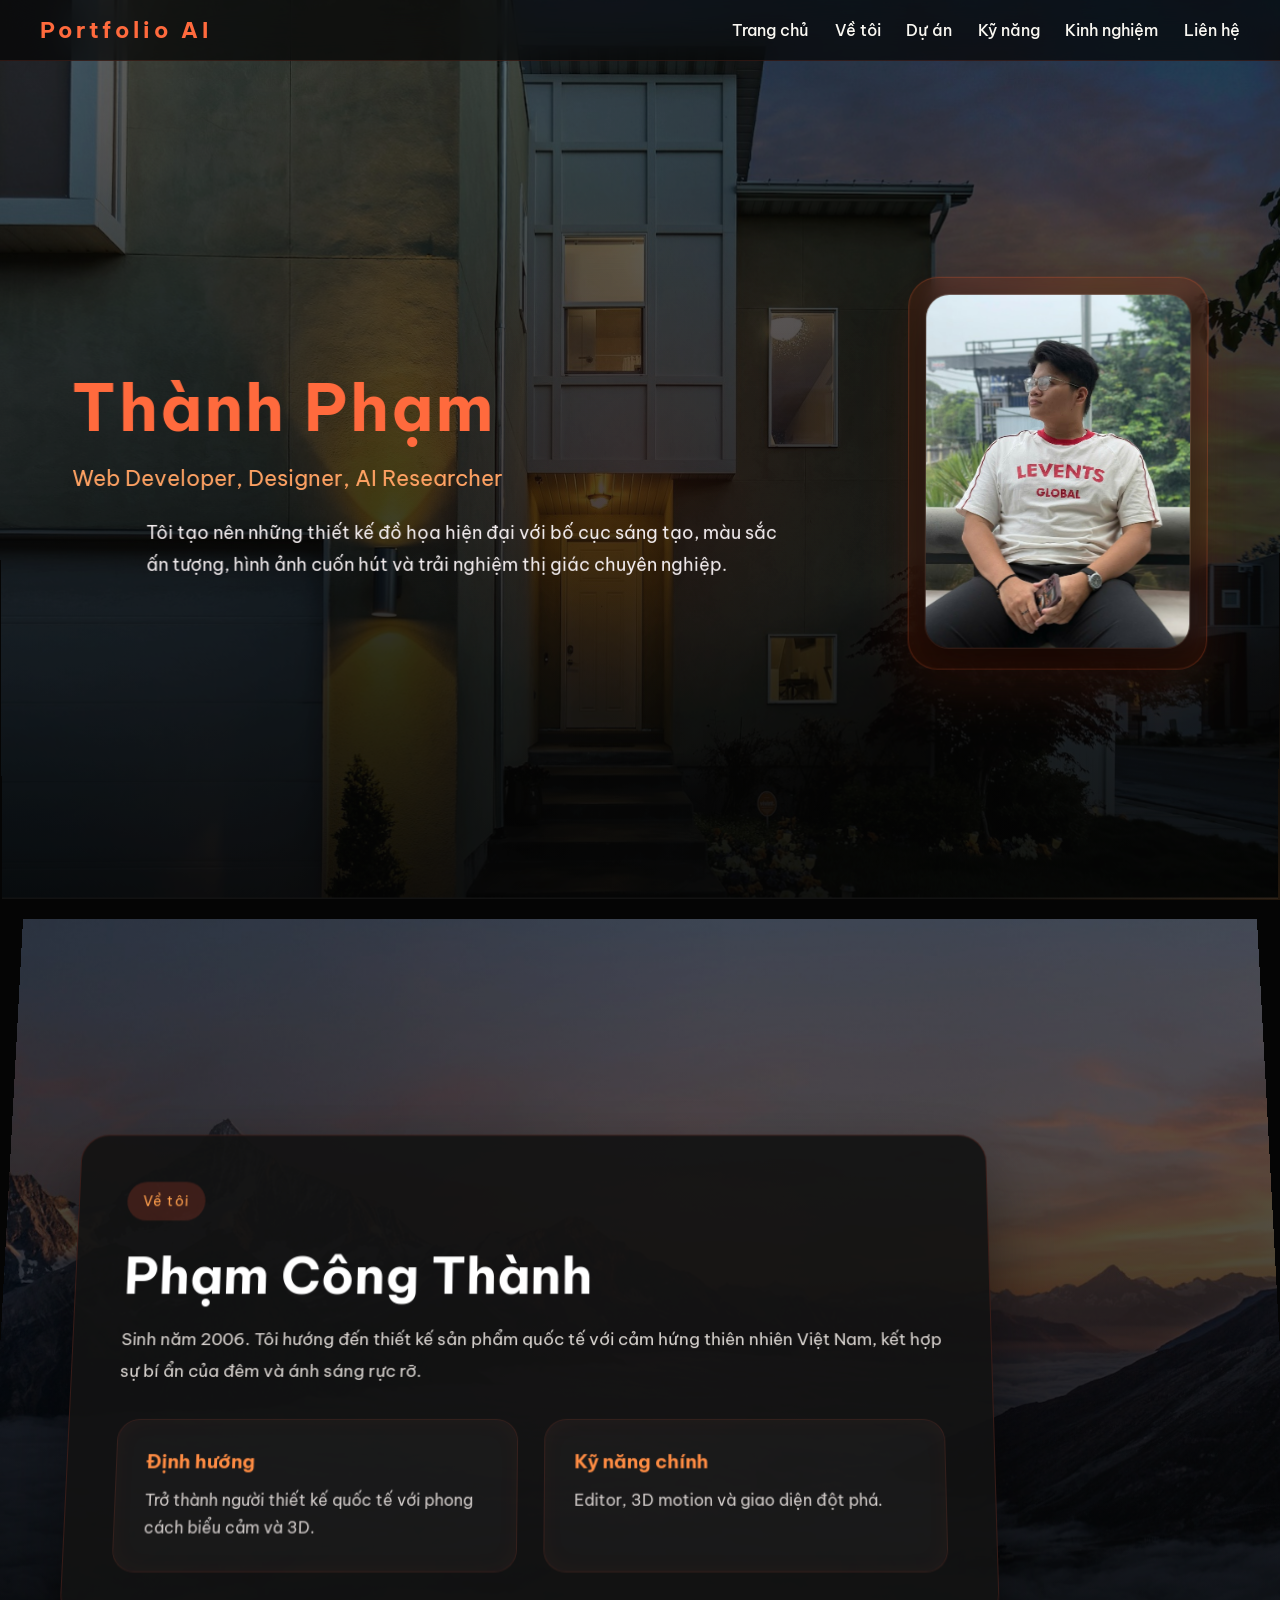
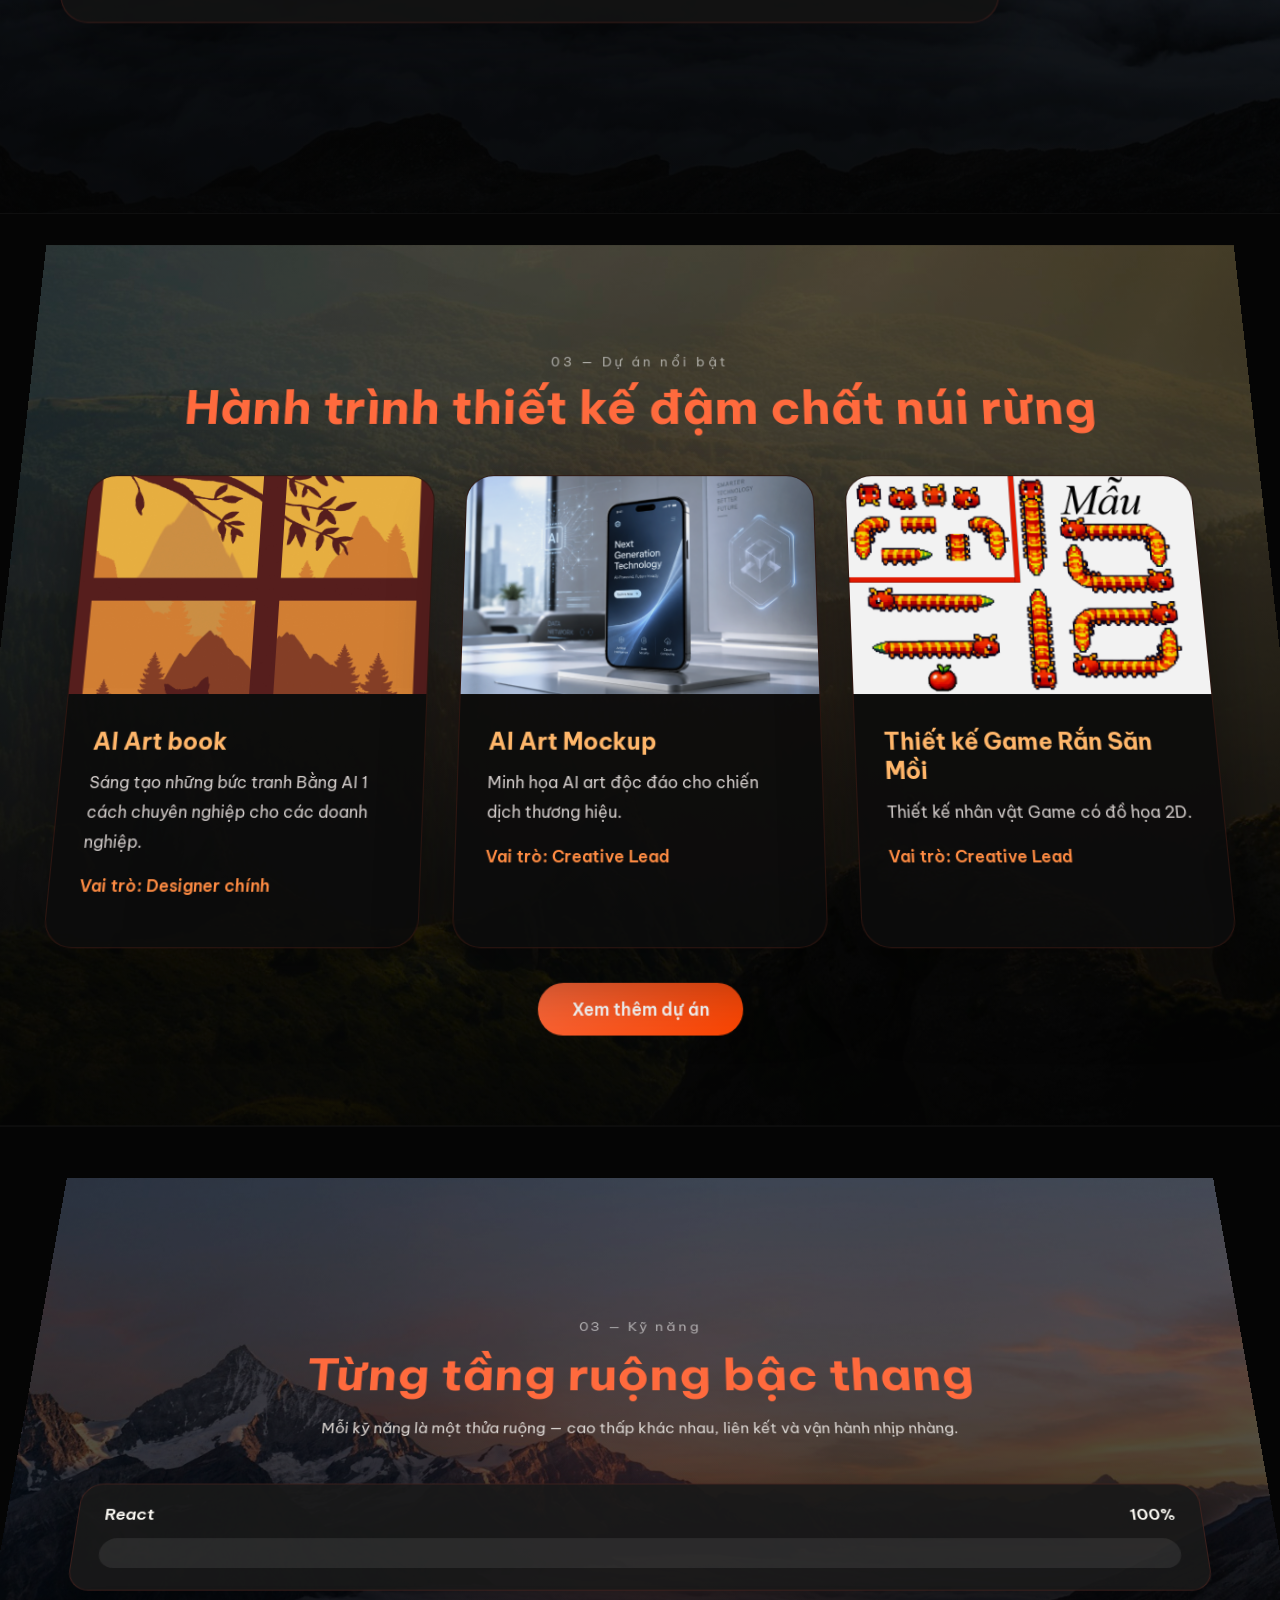
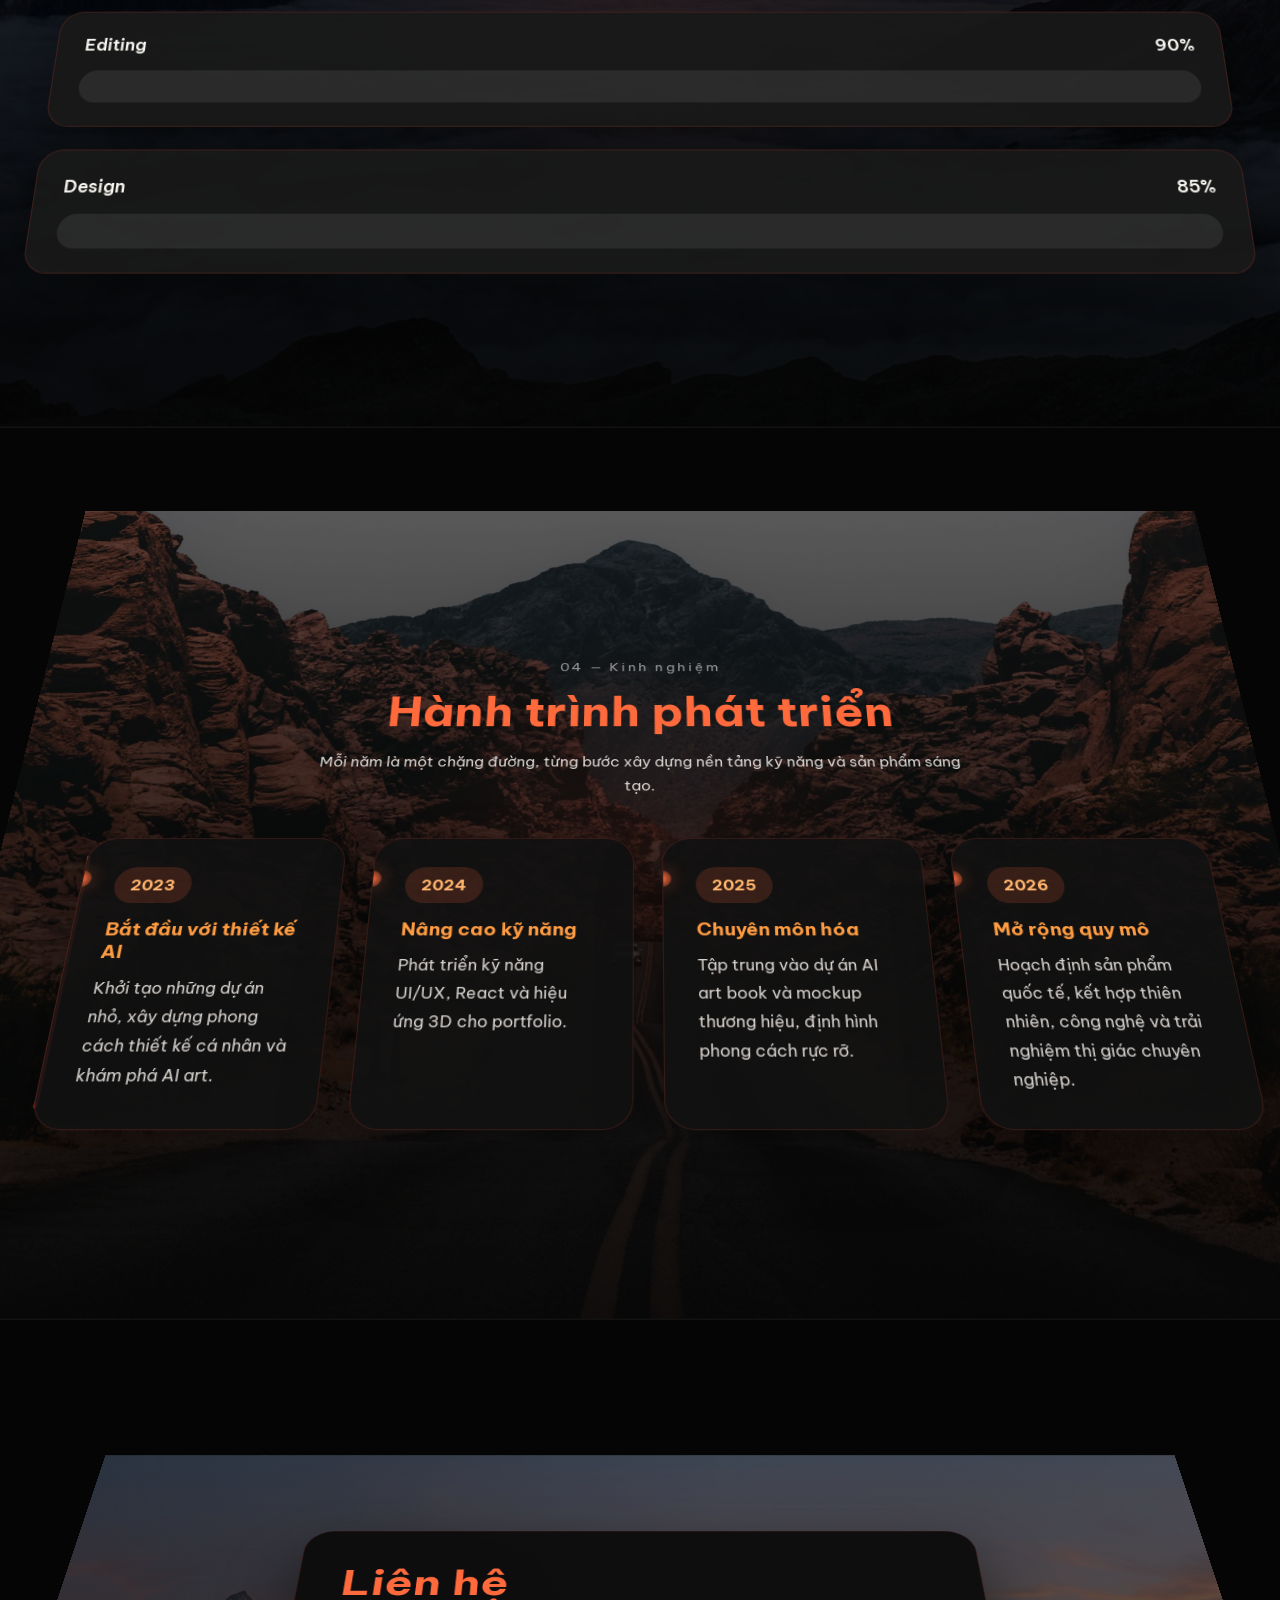
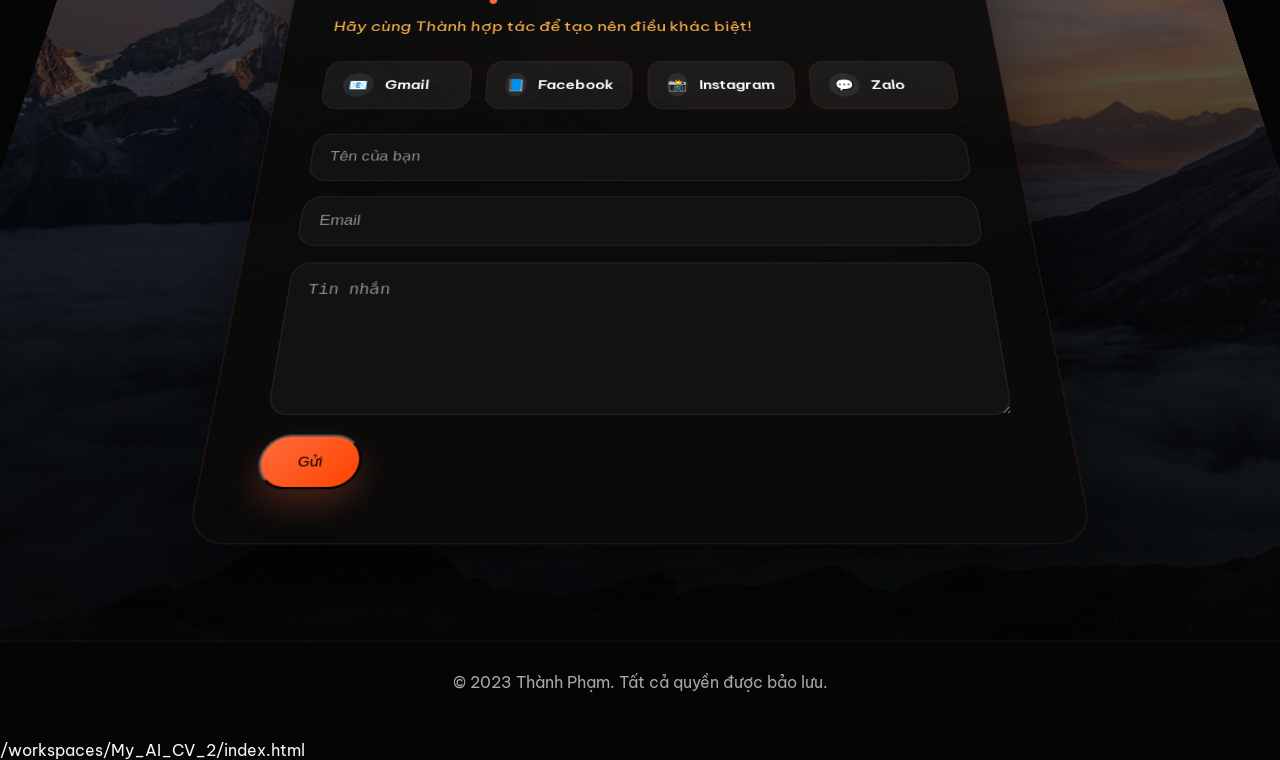
<file: index.html>
<!DOCTYPE html>
<html lang="vi">
<head>
    <meta charset="UTF-8">
    <meta name="viewport" content="width=device-width, initial-scale=1.0">
    <title>Thành Phạm - Portfolio</title>
    <link href="https://fonts.googleapis.com/css2?family=Be+Vietnam+Pro:wght@300;400;500;600;700&display=swap" rel="stylesheet">
    <link rel="stylesheet" href="style.css">
</head>
<body>
    <div class="snow" aria-hidden="true"></div>
    <header>
        <nav>
            <div class="logo">Portfolio AI</div>
            <ul>
                <li><a href="#hero">Trang chủ</a></li>
                <li><a href="#about">Về tôi</a></li>
                <li><a href="#projects">Dự án</a></li>
                <li><a href="#skills">Kỹ năng</a></li>
                <li><a href="#experience">Kinh nghiệm</a></li>
                <li><a href="#contact">Liên hệ</a></li>
            </ul>
        </nav>
    </header>

    <section id="hero" class="hero">
        <div class="parallax-bg" id="hero-bg"></div>
        <div class="container">
            <div class="hero-content">
                <div class="hero-text">
                    <h1>Thành Phạm</h1>
                    <p class="role">Web Developer, Designer, AI Researcher</p>
                    <p class="description">Tôi tạo nên những thiết kế đồ họa hiện đại với bố cục sáng tạo, màu sắc ấn tượng, hình ảnh cuốn hút và trải nghiệm thị giác chuyên nghiệp.</p>
                </div>
                <div class="hero-image">
                    <div class="hero-card">
                        <img src="assets/avatar.jpg" alt="Thành Phạm">
                    </div>
                </div>
            </div>
        </div>
    </section>

    <section id="about" class="about">
        <div class="parallax-bg" id="about-bg"></div>
        <div class="container">
            <div class="about-content">
                <div class="badge">Về tôi</div>
                <h2>Phạm Công Thành</h2>
                <p class="about-text">Sinh năm 2006. Tôi hướng đến thiết kế sản phẩm quốc tế với cảm hứng thiên nhiên Việt Nam, kết hợp sự bí ẩn của đêm và ánh sáng rực rỡ.</p>
                <div class="about-grid">
                    <div class="about-item">
                        <h3>Định hướng</h3>
                        <p>Trở thành người thiết kế quốc tế với phong cách biểu cảm và 3D.</p>
                    </div>
                    <div class="about-item">
                        <h3>Kỹ năng chính</h3>
                        <p>Editor, 3D motion và giao diện đột phá.</p>
                    </div>
                </div>
            </div>
        </div>
    </section>

    <section id="projects" class="projects">
        <div class="parallax-bg" id="projects-bg"></div>
        <div class="container">
            <div class="section-header">
                <span>03 — Dự án nổi bật</span>
                <h2>Hành trình thiết kế đậm chất núi rừng</h2>
            </div>
            <div class="projects-grid">
                <div class="project-card">
                    <img src="assets/project1.jpg" alt="AI Art book">
                    <div class="project-meta">
                        <h3>AI Art book</h3>
                        <p>Sáng tạo những bức tranh Bằng AI 1 cách chuyên nghiệp cho các doanh nghiệp.</p>
                        <p>Vai trò: Designer chính</p>
                    </div>
                </div>
                <div class="project-card">
                    <img src="assets/project2.jpg" alt="AI Art Mockup">
                    <div class="project-meta">
                        <h3>AI Art Mockup</h3>
                        <p>Minh họa AI art độc đáo cho chiến dịch thương hiệu.</p>
                        <p>Vai trò: Creative Lead</p>
                    </div>
                </div>
                <div class="project-card">
                    <img src="assets/project3.jpg" alt="Thiết kế Game Rắn Săn Mồi">
                    <div class="project-meta">
                        <h3>Thiết kế Game Rắn Săn Mồi</h3>
                        <p>Thiết kế nhân vật Game có đồ họa 2D.</p>
                        <p>Vai trò: Creative Lead</p>
                    </div>
                </div>
            </div>
            <div class="projects-footer">
                <a href="#" class="view-more">Xem thêm dự án</a>
            </div>
        </div>
    </section>

    <section id="skills" class="skills">
        <div class="parallax-bg" id="skills-bg"></div>
        <div class="container">
            <div class="skills-header">
                <span>03 — Kỹ năng</span>
                <h2>Từng tầng ruộng bậc thang</h2>
                <p>Mỗi kỹ năng là một thửa ruộng — cao thấp khác nhau, liên kết và vận hành nhịp nhàng.</p>
            </div>
            <div class="skills-grid">
                <div class="skill-tier">
                    <div class="skill-meta">
                        <span>React</span>
                        <span>100%</span>
                    </div>
                    <div class="skill-track">
                        <div class="skill-fill" style="--fill:100%"></div>
                    </div>
                </div>
                <div class="skill-tier">
                    <div class="skill-meta">
                        <span>Editing</span>
                        <span>90%</span>
                    </div>
                    <div class="skill-track">
                        <div class="skill-fill orange" style="--fill:90%"></div>
                    </div>
                </div>
                <div class="skill-tier">
                    <div class="skill-meta">
                        <span>Design</span>
                        <span>85%</span>
                    </div>
                    <div class="skill-track">
                        <div class="skill-fill red" style="--fill:85%"></div>
                    </div>
                </div>
            </div>
        </div>
    </section>

    <section id="experience" class="experience">
        <div class="parallax-bg" id="experience-bg"></div>
        <div class="container">
            <div class="skills-header">
                <span>04 — Kinh nghiệm</span>
                <h2>Hành trình phát triển</h2>
                <p>Mỗi năm là một chặng đường, từng bước xây dựng nền tảng kỹ năng và sản phẩm sáng tạo.</p>
            </div>
            <div class="timeline-grid">
                <div class="timeline-card">
                    <div class="timeline-year">2023</div>
                    <h3>Bắt đầu với thiết kế AI</h3>
                    <p>Khởi tạo những dự án nhỏ, xây dựng phong cách thiết kế cá nhân và khám phá AI art.</p>
                </div>
                <div class="timeline-card">
                    <div class="timeline-year">2024</div>
                    <h3>Nâng cao kỹ năng</h3>
                    <p>Phát triển kỹ năng UI/UX, React và hiệu ứng 3D cho portfolio.</p>
                </div>
                <div class="timeline-card">
                    <div class="timeline-year">2025</div>
                    <h3>Chuyên môn hóa</h3>
                    <p>Tập trung vào dự án AI art book và mockup thương hiệu, định hình phong cách rực rỡ.</p>
                </div>
                <div class="timeline-card">
                    <div class="timeline-year">2026</div>
                    <h3>Mở rộng quy mô</h3>
                    <p>Hoạch định sản phẩm quốc tế, kết hợp thiên nhiên, công nghệ và trải nghiệm thị giác chuyên nghiệp.</p>
                </div>
            </div>
        </div>
    </section>

    <section id="contact" class="contact">
        <div class="parallax-bg" id="contact-bg"></div>
        <div class="container">
            <div class="contact-panel">
                <h2>Liên hệ</h2>
                <p class="cta">Hãy cùng Thành hợp tác để tạo nên điều khác biệt!</p>
                <div class="contact-social">
                    <a href="mailto:phamcongthanh190502006@gmail.com" class="social-link" aria-label="Gmail">
                        <span class="icon">📧</span>
                        <span class="sr-only">Gmail</span>
                    </a>
                    <a href="https://www.facebook.com/thanh.pham.258918" class="social-link" aria-label="Facebook">
                        <span class="icon">📘</span>
                        <span class="sr-only">Facebook</span>
                    </a>
                    <a href="#" class="social-link" aria-label="Instagram">
                        <span class="icon">📸</span>
                        <span class="sr-only">Instagram</span>
                    </a>
                    <a href="#" class="social-link" aria-label="Zalo">
                        <span class="icon">💬</span>
                        <span class="sr-only">Zalo</span>
                    </a>
                </div>
                <form>
                    <input type="text" placeholder="Tên của bạn" required>
                    <input type="email" placeholder="Email" required>
                    <textarea placeholder="Tin nhắn" required></textarea>
                    <button type="submit" class="btn">Gửi</button>
                </form>
            </div>
        </div>
    </section>

    <footer>
        <p>&copy; 2023 Thành Phạm. Tất cả quyền được bảo lưu.</p>
    </footer>

    <script src="script.js"></script>
</body>
</html></content>
<parameter name="filePath">/workspaces/My_AI_CV_2/index.html
</file>
<file: style.css>
/* Reset and Base Styles */
* {
    margin: 0;
    padding: 0;
    box-sizing: border-box;
}

body {
    font-family: 'Be Vietnam Pro', sans-serif;
    color: #f9f7f1;
    background: #050505;
    overflow-x: hidden;
    min-height: 100vh;
}

::selection {
    background: rgba(255, 84, 55, 0.35);
}

body::before {
    content: '';
    position: fixed;
    inset: 0;
    background: radial-gradient(circle at top, rgba(255, 84, 55, 0.14), transparent 25%), radial-gradient(circle at bottom right, rgba(255, 159, 67, 0.12), transparent 20%);
    pointer-events: none;
    z-index: 0;
}

/* Header */
header {
    position: fixed;
    top: 0;
    width: 100%;
    z-index: 1000;
    padding: 1rem 2rem;
    display: flex;
    justify-content: center;
    backdrop-filter: blur(18px);
    background: rgba(5, 5, 5, 0.72);
    border-bottom: 1px solid rgba(255, 84, 55, 0.14);
}

nav {
    width: 100%;
    max-width: 1200px;
    display: flex;
    justify-content: space-between;
    align-items: center;
}

.logo {
    font-size: 1.4rem;
    font-weight: 700;
    letter-spacing: 0.18em;
    color: #ff6a3d;
}

nav ul {
    display: flex;
    gap: 1.6rem;
    list-style: none;
}

nav ul li a {
    text-decoration: none;
    color: #f9f7f1;
    font-weight: 500;
    transition: color 0.3s, transform 0.3s;
}

nav ul li a:hover {
    color: #ff6a3d;
    transform: translateY(-2px);
}

/* Parallax Backgrounds */
.parallax-bg {
    position: absolute;
    top: 0;
    left: 0;
    width: 100%;
    height: 100%;
    background-size: cover;
    background-position: center;
    background-attachment: fixed;
    z-index: -2;
    filter: brightness(0.7);
}

.parallax-bg::after {
    content: '';
    position: absolute;
    inset: 0;
    background: linear-gradient(180deg, rgba(5,5,5,0.35), rgba(5,5,5,0.9));
}

#hero-bg {
    background-image: url('assets/hero-bg.jpg');
}

#about-bg {
    background-image: url('assets/about-bg.jpg');
}

#projects-bg {
    background-image: url('assets/projects-bg.jpg');
}

#skills-bg {
    background-image: url('assets/skills-bg.jpg');
}

#experience-bg {
    background-image: url('assets/experience-bg.jpg');
}

#contact-bg {
    background-image: url('assets/contact-bg.jpg');
}

section {
    position: relative;
    min-height: 100vh;
    display: flex;
    align-items: center;
    justify-content: center;
    padding: 8rem 0 5rem;
    overflow: hidden;
    border-bottom: 1px solid rgba(255,255,255,0.05);
}

section::before {
    content: '';
    position: absolute;
    inset: 0;
    background: radial-gradient(circle at center, rgba(255, 84, 55, 0.08), transparent 35%);
    pointer-events: none;
    z-index: -1;
}

.container {
    width: 100%;
    max-width: 1200px;
    padding: 0 2rem;
    position: relative;
    z-index: 2;
}

/* Snow effect overlay */
.snow {
    position: fixed;
    inset: 0;
    pointer-events: none;
    z-index: 999;
    opacity: 0.75;
}

.snowflake {
    position: absolute;
    top: -10px;
    background: rgba(255,255,255,0.85);
    width: 4px;
    height: 4px;
    border-radius: 50%;
    filter: blur(0.7px);
    animation: fall linear infinite;
}

/* Hero */
.hero {
    text-align: center;
    color: white;
}

.hero-content {
    position: relative;
    z-index: 2;
    max-width: 1200px;
    margin: 0 auto;
    display: grid;
    grid-template-columns: 1fr 300px;
    gap: 3rem;
    align-items: center;
}

.hero-text {
    text-align: left;
}

.hero h1 {
    font-size: clamp(3.2rem, 5vw, 5rem);
    margin-bottom: 1rem;
    letter-spacing: 0.04em;
    color: #ff6a3d;
    animation: float 4s ease-in-out infinite;
}

.role {
    font-size: 1.4rem;
    color: #ffa263;
    margin-bottom: 1.6rem;
}

.description {
    font-size: 1.1rem;
    max-width: 640px;
    margin: 0 auto;
    line-height: 1.8;
    color: #f3edef;
}

.hero-image {
    display: flex;
    justify-content: center;
    align-items: center;
}

.hero-card {
    width: 100%;
    max-width: 320px;
    background: rgba(255, 69, 0, 0.12);
    border: 1px solid rgba(255, 106, 61, 0.25);
    border-radius: 30px;
    padding: 1rem;
    box-shadow: 0 20px 50px rgba(255, 106, 61, 0.12);
    backdrop-filter: blur(10px);
    transition: transform 0.35s ease, box-shadow 0.35s ease;
}

.hero-card:hover {
    transform: translateY(-6px);
    box-shadow: 0 28px 70px rgba(255, 106, 61, 0.2), 0 0 40px rgba(255, 159, 67, 0.2);
}

.hero-card span {
    display: inline-block;
    margin-bottom: 1rem;
    color: #ffb87d;
    letter-spacing: 0.12em;
    font-size: 0.85rem;
}

.hero-card img {
    width: 100%;
    height: auto;
    border-radius: 24px;
    box-shadow: 0 20px 40px rgba(0,0,0,0.4);
    border: 1px solid rgba(255,255,255,0.08);
}

/* About */
.about-content {
    width: 100%;
    max-width: 920px;
    background: rgba(18, 18, 18, 0.92);
    border: 1px solid rgba(255,84,55,0.16);
    border-radius: 28px;
    padding: 3rem;
    box-shadow: 0 30px 70px rgba(0,0,0,0.45);
    transform: translateZ(20px) rotateX(3deg);
    transition: transform 0.45s ease;
}

.about-content:hover {
    transform: translateZ(25px) rotateX(0deg);
}

.badge {
    display: inline-flex;
    padding: 0.7rem 1rem;
    border-radius: 999px;
    background: rgba(255,84,55,0.18);
    color: #ff9f4c;
    font-size: 0.9rem;
    letter-spacing: 0.08em;
    margin-bottom: 1.5rem;
}

.about-content h2 {
    font-size: clamp(2.4rem, 4vw, 3.6rem);
    margin-bottom: 1rem;
    color: #ffffff;
}

.about-text {
    font-size: 1.05rem;
    line-height: 1.9;
    color: #d8d3cf;
    margin-bottom: 2rem;
}

.about-grid {
    display: grid;
    grid-template-columns: repeat(2, minmax(0, 1fr));
    gap: 1.6rem;
}

.about-item {
    background: rgba(255,255,255,0.03);
    border: 1px solid rgba(255,84,55,0.12);
    border-radius: 22px;
    padding: 1.8rem;
    box-shadow: inset 0 0 24px rgba(255,84,55,0.04);
    transition: transform 0.35s ease, border-color 0.35s ease;
}

.about-item:hover {
    transform: translateY(-6px);
    border-color: rgba(255,84,55,0.28);
    box-shadow: 0 0 30px rgba(255,106,61,0.4), 0 0 60px rgba(255,159,67,0.2);
}

.about-item h3 {
    margin-bottom: 0.8rem;
    color: #ff8c43;
}

.about-item p {
    color: #d1cbc9;
    line-height: 1.7;
}

/* Project Section */
.section-header {
    text-align: center;
    color: #fff;
    margin-bottom: 3rem;
}

.projects-footer {
    margin-top: 2rem;
    display: flex;
    justify-content: center;
}

.view-more {
    padding: 0.9rem 2rem;
    border-radius: 999px;
    color: #fff;
    background: linear-gradient(135deg, #ff6a3d, #ff4500);
    text-decoration: none;
    font-weight: 600;
    transition: transform 0.3s ease, box-shadow 0.3s ease;
}

.view-more:hover {
    transform: translateY(-3px);
    box-shadow: 0 16px 30px rgba(255, 105, 54, 0.25);
}

.section-header span {
    display: block;
    font-size: 0.9rem;
    letter-spacing: 0.24em;
    color: rgba(255,255,255,0.55);
    margin-bottom: 1rem;
}

.section-header h2 {
    font-size: clamp(2.6rem, 4vw, 4rem);
    line-height: 1.05;
    color: #ff6a3d;
}

.projects-grid {
    display: grid;
    grid-template-columns: repeat(auto-fit, minmax(280px, 1fr));
    gap: 2rem;
}

.project-card {
    position: relative;
    overflow: hidden;
    border-radius: 28px;
    background: rgba(12, 12, 12, 0.92);
    border: 1px solid rgba(255,84,55,0.14);
    box-shadow: 0 28px 70px rgba(0,0,0,0.4);
    transform-style: preserve-3d;
    transition: transform 0.45s ease, box-shadow 0.45s ease;
}

.project-card:hover {
    transform: translateY(-14px) rotateX(4deg) rotateY(-2deg);
    box-shadow: 0 36px 90px rgba(0,0,0,0.5), 0 0 40px rgba(255,106,61,0.3), 0 0 80px rgba(255,159,67,0.15);
}

.project-card img {
    width: 100%;
    height: 230px;
    object-fit: cover;
    filter: brightness(0.95);
}

.project-meta {
    padding: 1.8rem;
}

.project-meta h3 {
    font-size: 1.45rem;
    margin-bottom: 0.8rem;
    color: #ffb66a;
}

.project-meta p {
    color: #d1cbc9;
    margin-bottom: 0.85rem;
    line-height: 1.8;
}

.project-meta p:last-child {
    color: #ff8c43;
    font-weight: 600;
}

/* Skills Section */
.skills-header {
    max-width: 800px;
    margin: 0 auto 3rem;
    text-align: center;
}

.skills-header span {
    display: block;
    margin-bottom: 1rem;
    color: rgba(255,255,255,0.55);
    letter-spacing: 0.18em;
    font-size: 0.95rem;
}

.skills-header h2 {
    font-size: clamp(2.6rem, 4vw, 4rem);
    color: #ff6a3d;
    margin-bottom: 1rem;
}

.skills-header p {
    color: #d8d3cf;
    max-width: 680px;
    margin: 0 auto;
    line-height: 1.8;
}

.skills-grid {
    display: grid;
    gap: 1.4rem;
}

.skill-tier {
    position: relative;
    background: rgba(25,25,25,0.92);
    border: 1px solid rgba(255,84,55,0.16);
    border-radius: 22px;
    padding: 1.4rem 1.6rem;
    box-shadow: 0 18px 40px rgba(0,0,0,0.35);
    transition: transform 0.35s ease, border-color 0.35s ease;
}

.skill-tier:hover {
    transform: translateY(-8px);
    border-color: rgba(255,84,55,0.28);
    box-shadow: 0 0 25px rgba(255,106,61,0.35), 0 0 50px rgba(255,159,67,0.2);
    background: linear-gradient(180deg, rgba(255, 84, 55, 0.15), rgba(255, 159, 67, 0.1));
}

.skill-tier:hover::after {
    content: '';
    position: absolute;
    inset: 0;
    border-radius: 22px;
    background: linear-gradient(135deg, rgba(255, 84, 55, 0.18), rgba(255, 159, 67, 0.08));
    pointer-events: none;
}

.skill-meta {
    display: flex;
    justify-content: space-between;
    align-items: center;
    margin-bottom: 1rem;
    gap: 1rem;
}

.skill-meta span {
    font-size: 1.05rem;
    color: #f9f7f1;
    font-weight: 600;
}

.skill-track {
    width: 100%;
    height: 2rem;
    background: rgba(255,255,255,0.08);
    border-radius: 999px;
    overflow: hidden;
    position: relative;
}

.skill-fill {
    position: absolute;
    inset: 0;
    width: 0;
    background: linear-gradient(90deg, #ff6a3d, #ffb347);
    border-radius: 999px;
    transition: width 1.4s ease;
}

.skill-fill.orange {
    background: linear-gradient(90deg, #ff8c43, #ffb347);
}

.skill-fill.red {
    background: linear-gradient(90deg, #ff3d3d, #ff8c43);
}

/* Experience */
.experience {
    position: relative;
}

.timeline-grid {
    display: grid;
    grid-template-columns: repeat(auto-fit, minmax(240px, 1fr));
    gap: 1.8rem;
    position: relative;
    padding-left: 1rem;
}

.timeline-grid::before {
    content: '';
    position: absolute;
    top: 20px;
    left: 16px;
    width: 4px;
    height: calc(100% - 40px);
    background: linear-gradient(180deg, #ff6a3d, #ff3d3d);
    border-radius: 999px;
    opacity: 0.8;
}

.timeline-card {
    position: relative;
    background: rgba(18,18,18,0.92);
    border: 1px solid rgba(255,84,55,0.16);
    border-radius: 28px;
    padding: 2rem;
    box-shadow: 0 24px 60px rgba(0,0,0,0.35);
    overflow: hidden;
    transition: transform 0.35s ease, box-shadow 0.35s ease;
}

.timeline-card:hover {
    transform: translateY(-10px);
    box-shadow: 0 28px 80px rgba(255,106,61,0.28), 0 0 50px rgba(255,159,67,0.15);
    background: rgba(255,84,55,0.08);
}

.timeline-card::after {
    content: '';
    position: absolute;
    left: -10px;
    top: 36px;
    width: 18px;
    height: 18px;
    background: radial-gradient(circle, #ff6a3d 0%, rgba(255,106,61,0.4) 70%);
    border-radius: 50%;
    box-shadow: 0 0 18px rgba(255,106,61,0.35);
}

.timeline-year {
    display: inline-flex;
    padding: 0.6rem 1rem;
    border-radius: 999px;
    background: rgba(255,106,61,0.16);
    color: #ffb56d;
    font-weight: 700;
    margin-bottom: 1rem;
}

.timeline-card h3 {
    margin-bottom: 0.8rem;
    color: #ff9c41;
}

.timeline-card p {
    color: #d7d2ce;
    line-height: 1.8;
}

/* Contact */
.contact-panel {
    width: 100%;
    max-width: 760px;
    margin: 0 auto;
    background: rgba(10,10,10,0.92);
    border: 1px solid rgba(255,84,55,0.14);
    border-radius: 32px;
    padding: 3rem;
    box-shadow: 0 32px 80px rgba(0,0,0,0.45);
}

.contact-panel h2 {
    font-size: clamp(2.4rem, 4vw, 3.5rem);
    margin-bottom: 1rem;
    color: #ff6a3d;
}

.contact-panel .cta {
    color: #ffb347;
    margin-bottom: 2rem;
    display: block;
    font-size: 1.15rem;
    line-height: 1.8;
}

.contact-social {
    display: grid;
    grid-template-columns: repeat(4, minmax(0, 1fr));
    gap: 1rem;
    margin-bottom: 2rem;
}

.social-link {
    display: inline-flex;
    align-items: center;
    gap: 0.75rem;
    padding: 1rem 1.2rem;
    border-radius: 18px;
    background: rgba(255,255,255,0.06);
    border: 1px solid rgba(255,84,55,0.12);
    color: #fff;
    text-decoration: none;
    font-weight: 600;
    transition: transform 0.3s ease, background 0.3s ease, box-shadow 0.3s ease;
}

.social-link:hover {
    transform: translateY(-4px);
    background: linear-gradient(135deg, rgba(255,106,61,0.2), rgba(255,84,55,0.14));
    box-shadow: 0 22px 40px rgba(255,84,55,0.18);
}

.social-link .icon {
    display: inline-flex;
    align-items: center;
    justify-content: center;
    width: 2rem;
    height: 2rem;
    border-radius: 50%;
    background: rgba(255,255,255,0.08);
}

form {
    display: grid;
    gap: 1.2rem;
}

form input,
form textarea {
    width: 100%;
    padding: 1.2rem 1.1rem;
    border-radius: 18px;
    border: 1px solid rgba(255,255,255,0.08);
    background: rgba(20,20,20,0.92);
    color: #f7f4f0;
    font-size: 1rem;
}

form input::placeholder,
form textarea::placeholder {
    color: rgba(247,244,240,0.55);
}

form textarea {
    min-height: 160px;
    resize: vertical;
}

.btn {
    width: fit-content;
    padding: 1rem 2rem;
    border-radius: 999px;
    background: linear-gradient(135deg, #ff6a3d, #ff4500);
    box-shadow: 0 14px 30px rgba(255,105,54,0.25);
}

.btn:hover {
    background: linear-gradient(135deg, #ff8243, #ff3d3d);
}

footer {
    padding: 2rem 0 3rem;
    text-align: center;
    color: rgba(255,255,255,0.65);
    position: relative;
    z-index: 2;
}

/* Animations */
@keyframes float {
    0%, 100% { transform: translateY(0px); }
    50% { transform: translateY(-10px); }
}

@keyframes fall {
    0% { transform: translateY(-20px) translateX(0); opacity: 0.8; }
    100% { transform: translateY(110vh) translateX(30px); opacity: 0.1; }
}

/* Responsive */
@media (max-width: 900px) {
    .hero-content {
        grid-template-columns: 1fr;
        gap: 2rem;
        text-align: center;
    }

    .hero-text {
        text-align: center;
    }

    .about-grid {
        grid-template-columns: 1fr;
    }

    nav ul {
        flex-wrap: wrap;
        justify-content: center;
    }

    section {
        padding-top: 7rem;
    }
}

@media (max-width: 680px) {
    header {
        padding: 1rem 1rem;
    }

    .hero h1 {
        font-size: 2.7rem;
    }

    .hero .description,
    .about-text,
    .skills-header p,
    .project-meta p {
        font-size: 0.97rem;
    }

    .projects-grid,
    .skills-grid {
        gap: 1rem;
    }

    .project-card,
    .skill-tier,
    .contact-panel,
    .about-content {
        border-radius: 24px;
    }
}
</file>
